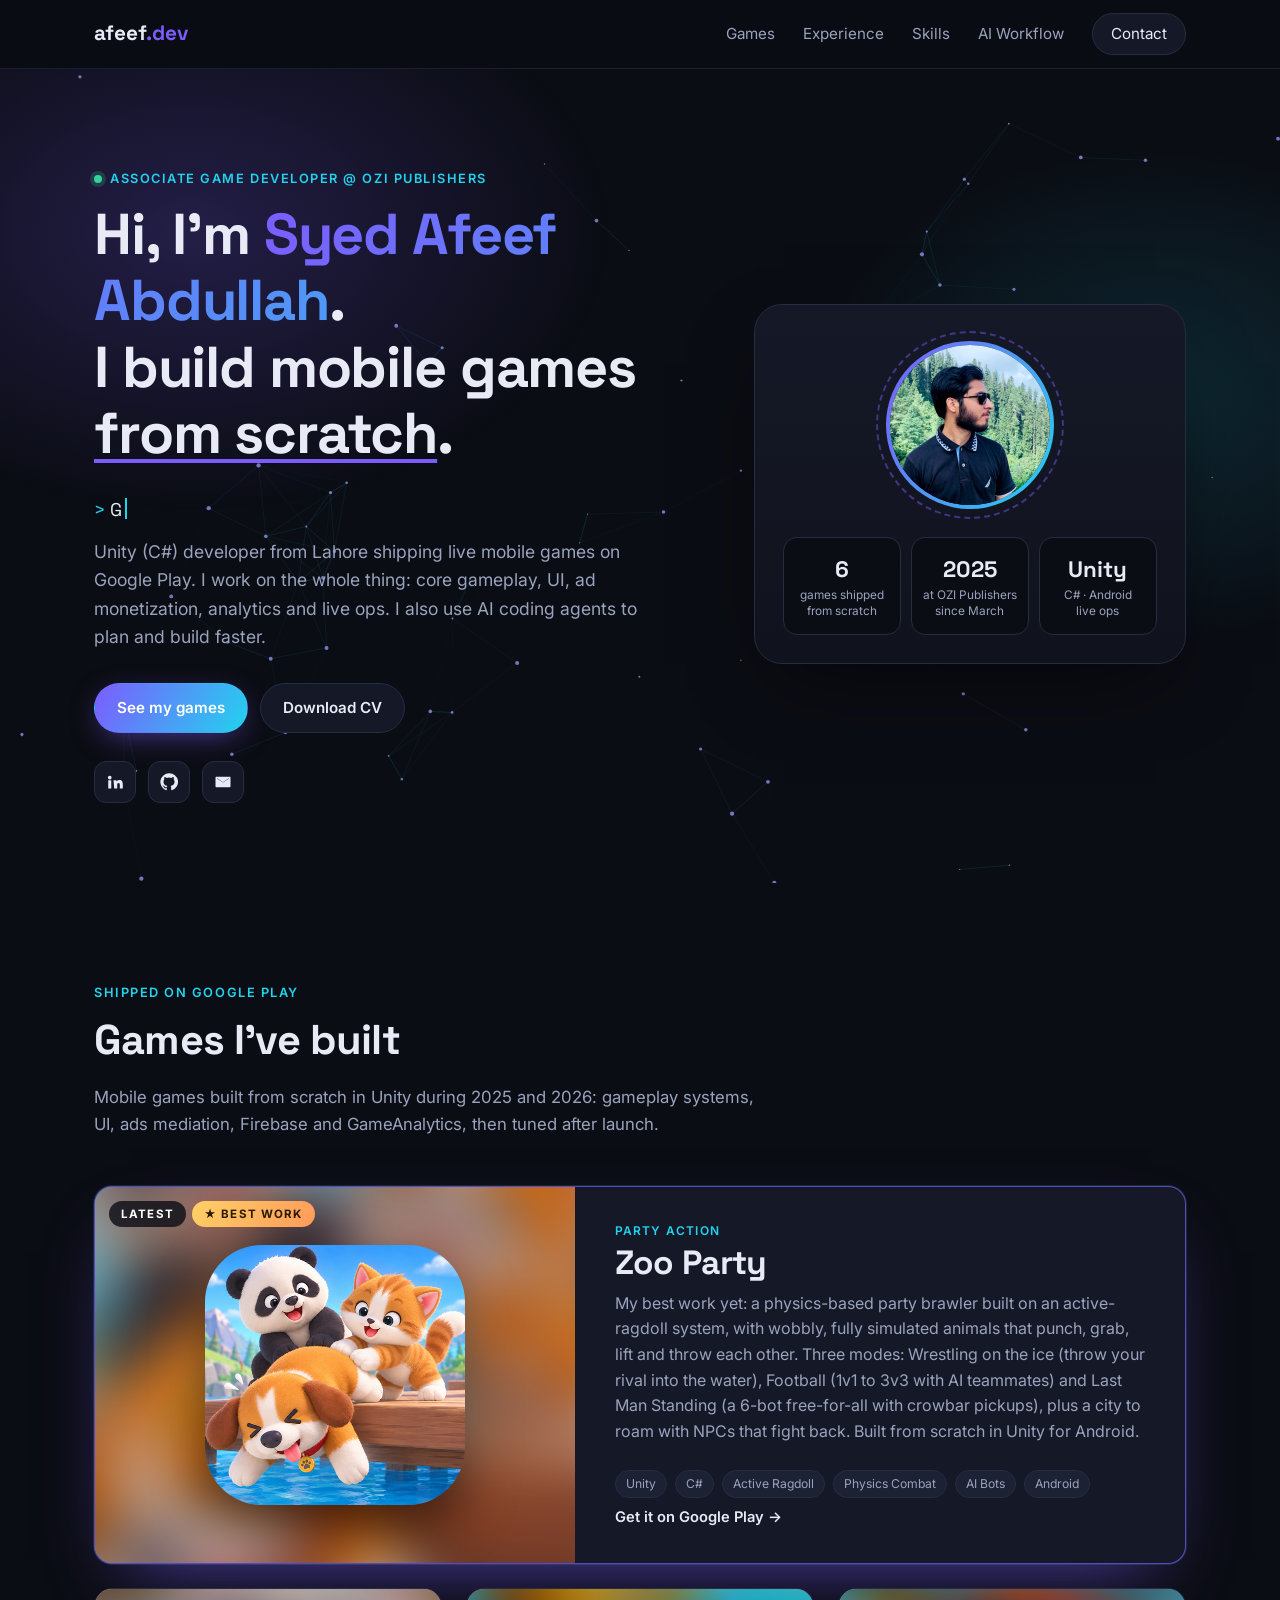
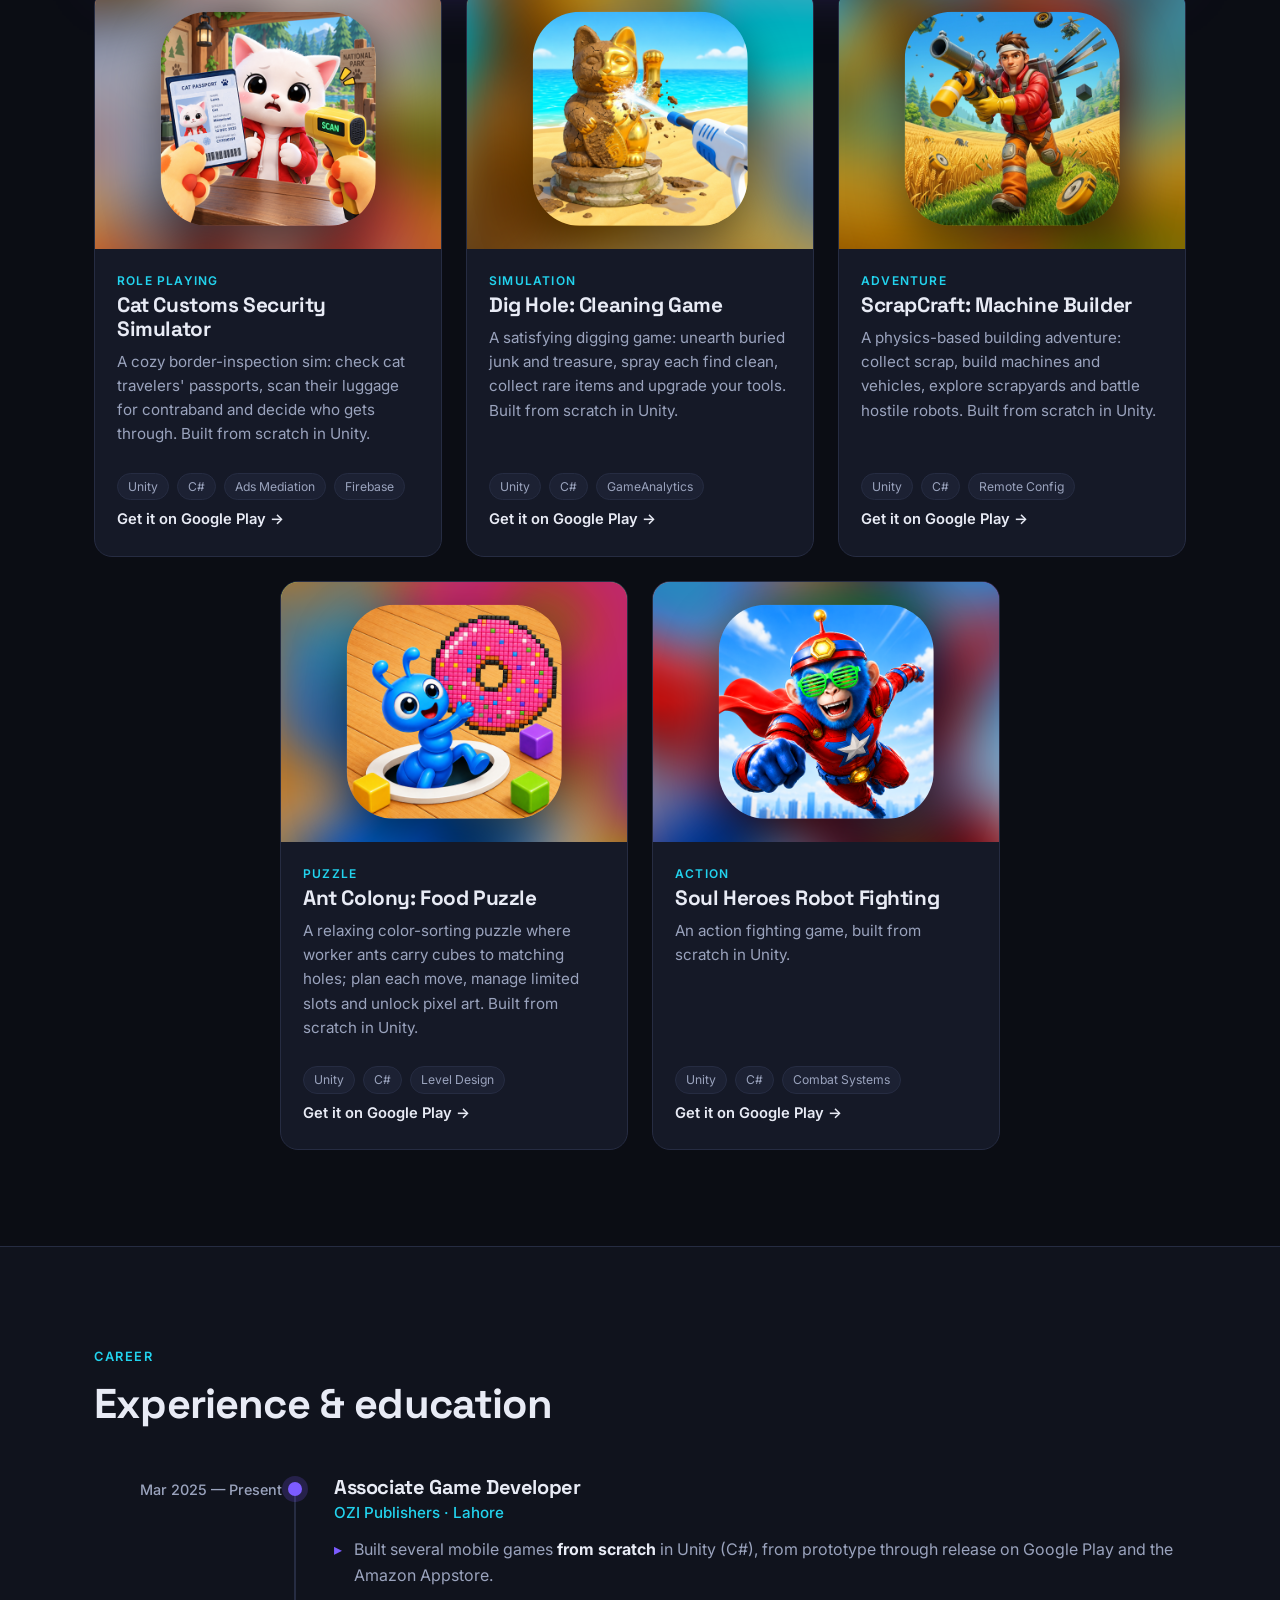
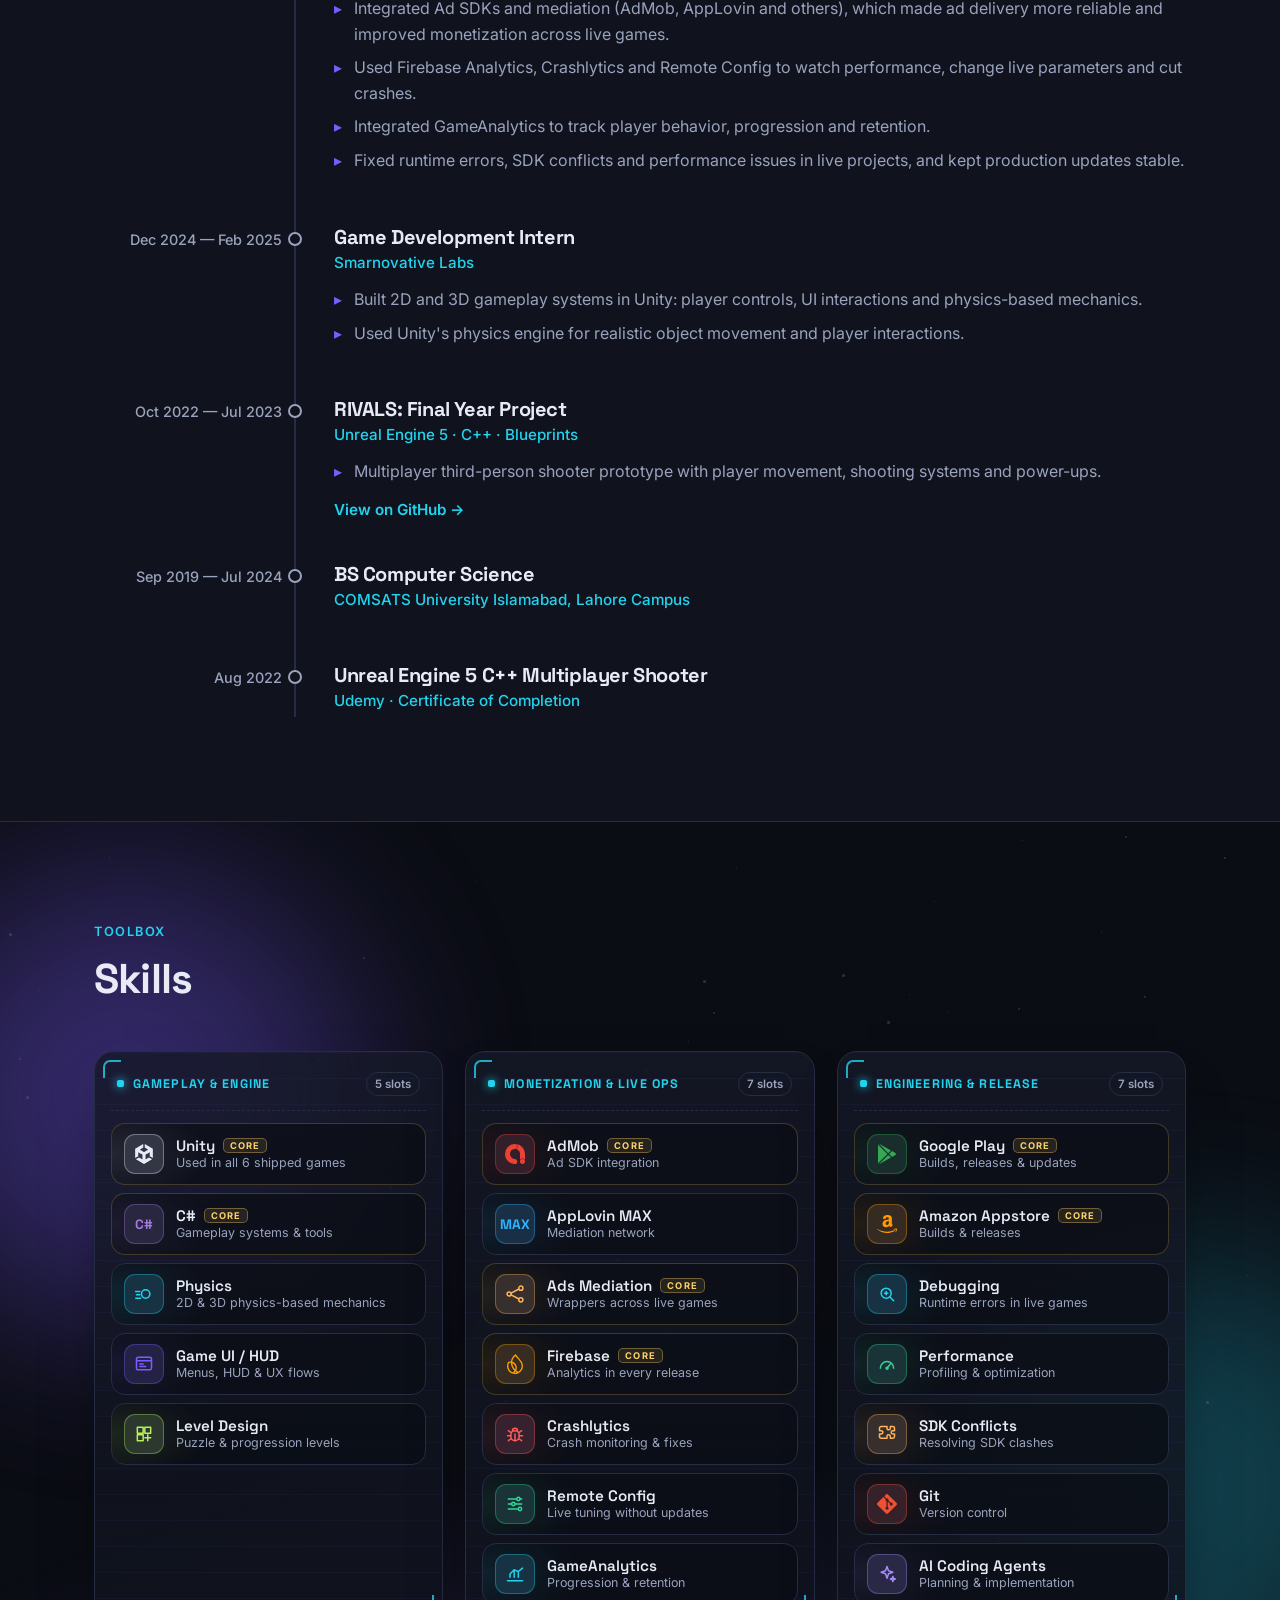
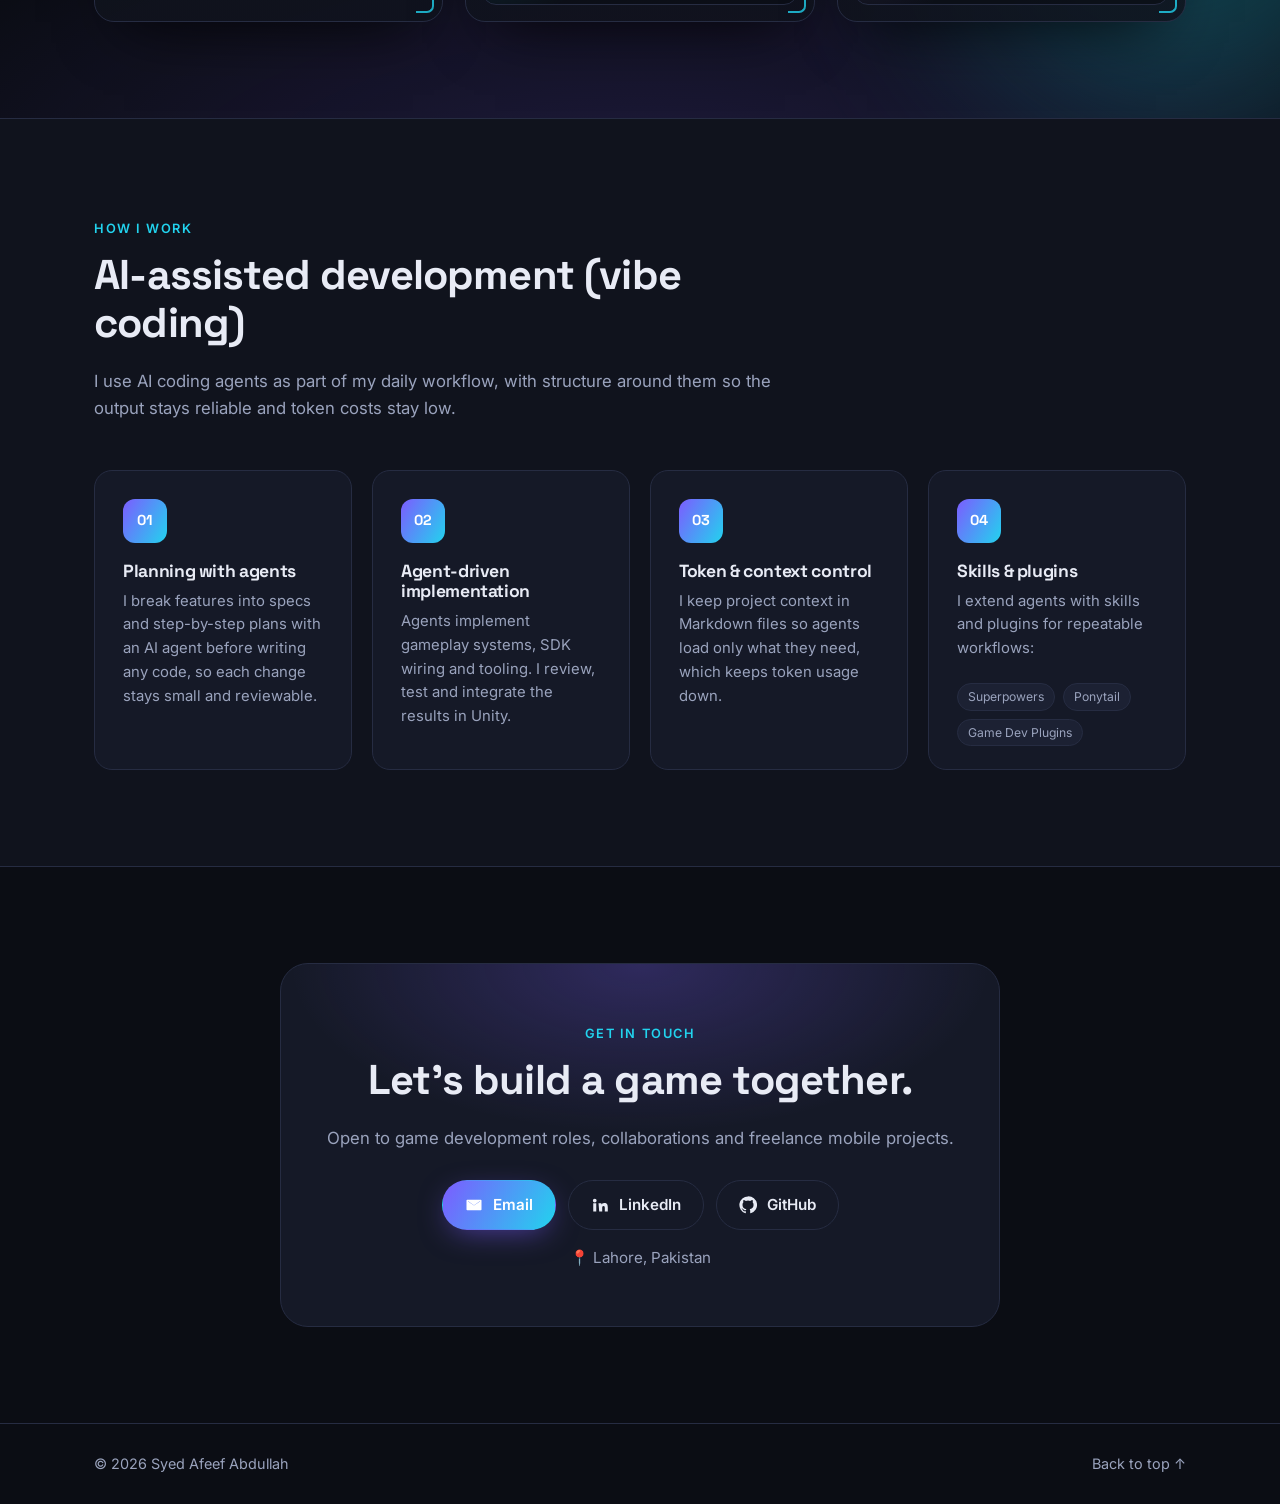
<file: index.html>
<!DOCTYPE html>
<html lang="en">
  <head>
    <meta charset="UTF-8" />
    <meta name="viewport" content="width=device-width, initial-scale=1.0" />
    <title>Syed Afeef Abdullah — Game Developer</title>
    <meta
      name="description"
      content="Syed Afeef Abdullah — Unity game developer from Lahore building mobile games from scratch, with ad monetization, live ops and AI-assisted development."
    />
    <meta property="og:title" content="Syed Afeef Abdullah — Game Developer" />
    <meta
      property="og:description"
      content="Unity (C#) mobile games built from scratch — gameplay, monetization, analytics and live ops."
    />
    <meta name="theme-color" content="#0b0d14" />
    <link rel="icon" href="assets/favicon.svg" type="image/svg+xml" />
    <link rel="preconnect" href="https://fonts.googleapis.com" />
    <link rel="preconnect" href="https://fonts.gstatic.com" crossorigin />
    <link
      href="https://fonts.googleapis.com/css2?family=Inter:wght@400;500;600&family=Space+Grotesk:wght@500;600;700&display=swap"
      rel="stylesheet"
    />
    <link rel="stylesheet" href="style.css?v=2.6" />
    <!-- Google Analytics 4 (city, device model, engagement) -->
    <script async src="https://www.googletagmanager.com/gtag/js?id=G-BFHJJLZPHJ"></script>
    <script>
      window.dataLayer = window.dataLayer || [];
      function gtag() { dataLayer.push(arguments); }
      // Exact visit time in Pakistan time (e.g. "2026-09-30 14:53:07"), shown as "Visit time" in GA4
      function visitTime() {
        try {
          return new Date().toLocaleString("sv-SE", { timeZone: "Asia/Karachi" });
        } catch (e) {
          return new Date().toISOString().replace("T", " ").slice(0, 19) + " UTC";
        }
      }
      gtag("js", new Date());
      gtag("config", "G-BFHJJLZPHJ", { visit_time: visitTime() });
    </script>
  </head>
  <body>
    <div class="progress" aria-hidden="true"></div>
    <div class="cursor-glow" aria-hidden="true"></div>
    <header class="nav" id="top">
      <div class="container nav__inner">
        <a href="#top" class="nav__logo">afeef<span>.dev</span></a>
        <button class="nav__toggle" aria-label="Open menu" aria-expanded="false" onclick="toggleMenu()">
          <span></span><span></span><span></span>
        </button>
        <nav class="nav__links" id="nav-links">
          <a href="#games" onclick="closeMenu()">Games</a>
          <a href="#experience" onclick="closeMenu()">Experience</a>
          <a href="#skills" onclick="closeMenu()">Skills</a>
          <a href="#ai" onclick="closeMenu()">AI Workflow</a>
          <a href="#contact" class="nav__cta" onclick="closeMenu()">Contact</a>
        </nav>
      </div>
    </header>

    <main>
      <!-- HERO -->
      <section class="hero">
        <canvas class="hero__canvas" id="hero-canvas" aria-hidden="true"></canvas>
        <div class="container hero__inner">
          <div class="hero__text">
            <p class="eyebrow"><span class="dot"></span> Associate Game Developer @ OZI Publishers</p>
            <h1>
              Hi, I'm <span class="grad">Syed Afeef Abdullah</span>.<br />
              I build mobile games <em>from scratch</em>.
            </h1>
            <p class="typer" aria-label="Unity game developer"><span class="typer__prompt">&gt;</span> <span id="typer">Unity Game Developer</span><span class="typer__caret"></span></p>
            <p class="hero__lead">
              Unity (C#) developer from Lahore shipping live mobile games on Google Play. I work on
              the whole thing: core gameplay, UI, ad monetization, analytics and live ops. I also use
              AI coding agents to plan and build faster.
            </p>
            <div class="hero__actions">
              <a href="#games" class="btn btn--primary">See my games</a>
              <a href="assets/Syed_Afeef_Abdullah_CV.pdf" class="btn btn--ghost" target="_blank" rel="noopener">Download CV</a>
            </div>
            <div class="socials">
              <a href="https://www.linkedin.com/in/syed-afeef-abdullah-29b423240" target="_blank" rel="noopener" aria-label="LinkedIn">
                <svg viewBox="0 0 24 24"><path d="M4.98 3.5a2.5 2.5 0 1 1 0 5 2.5 2.5 0 0 1 0-5zM3 9.75h4v11H3zm7 0h3.8v1.5h.05c.53-1 1.83-2.05 3.77-2.05 4.03 0 4.78 2.65 4.78 6.1v5.45h-4v-4.83c0-1.15-.02-2.63-1.6-2.63-1.6 0-1.85 1.25-1.85 2.55v4.91h-4z"/></svg>
              </a>
              <a href="https://github.com/AfeefAbdullah" target="_blank" rel="noopener" aria-label="GitHub">
                <svg viewBox="0 0 24 24"><path d="M12 .5a11.5 11.5 0 0 0-3.64 22.41c.58.1.79-.25.79-.56v-2c-3.2.7-3.88-1.37-3.88-1.37-.52-1.33-1.28-1.69-1.28-1.69-1.05-.72.08-.7.08-.7 1.16.08 1.77 1.19 1.77 1.19 1.03 1.77 2.7 1.26 3.36.96.1-.75.4-1.26.73-1.55-2.56-.29-5.25-1.28-5.25-5.69 0-1.26.45-2.29 1.19-3.1-.12-.29-.52-1.46.11-3.05 0 0 .97-.31 3.17 1.18a11 11 0 0 1 5.77 0c2.2-1.49 3.17-1.18 3.17-1.18.63 1.59.23 2.76.11 3.05.74.81 1.19 1.84 1.19 3.1 0 4.42-2.7 5.4-5.26 5.68.41.36.78 1.06.78 2.14v3.17c0 .31.21.67.8.56A11.5 11.5 0 0 0 12 .5z"/></svg>
              </a>
              <a href="mailto:afeef.abdullah17@gmail.com" aria-label="Email">
                <svg viewBox="0 0 24 24"><path d="M3 5h18a1 1 0 0 1 1 1v12a1 1 0 0 1-1 1H3a1 1 0 0 1-1-1V6a1 1 0 0 1 1-1zm9 7.2L4.4 7H4v.3l8 5.5 8-5.5V7h-.4z"/></svg>
              </a>
            </div>
          </div>

          <div class="hero__card tilt">
            <div class="avatar">
              <img src="assets/profile.jpg" alt="Syed Afeef Abdullah" onerror="this.remove()" />
              <span>SA</span>
            </div>
            <ul class="stats">
              <li><strong data-count="6">6</strong><span>games shipped<br />from scratch</span></li>
              <li><strong>2025</strong><span>at OZI Publishers<br />since March</span></li>
              <li><strong>Unity</strong><span>C# · Android<br />live ops</span></li>
            </ul>
          </div>
        </div>
      </section>

      <!-- GAMES -->
      <section id="games" class="section">
        <div class="container">
          <div class="section__head">
            <p class="eyebrow">Shipped on Google Play</p>
            <h2>Games I've built</h2>
            <p class="section__sub">
              Mobile games built from scratch in Unity during 2025 and 2026: gameplay systems, UI,
              ads mediation, Firebase and GameAnalytics, then tuned after launch.
            </p>
          </div>
          <div class="games" id="games-grid"><!-- rendered by script.js --></div>
        </div>
      </section>

      <!-- EXPERIENCE -->
      <section id="experience" class="section section--alt">
        <div class="container">
          <div class="section__head">
            <p class="eyebrow">Career</p>
            <h2>Experience &amp; education</h2>
          </div>

          <ol class="timeline">
            <li class="timeline__item timeline__item--current">
              <div class="timeline__meta">Mar 2025 — Present</div>
              <div class="timeline__body">
                <h3>Associate Game Developer</h3>
                <p class="timeline__org">OZI Publishers · Lahore</p>
                <ul>
                  <li>Built several mobile games <strong>from scratch</strong> in Unity (C#), from prototype through release on Google Play and the Amazon Appstore.</li>
                  <li>Integrated Ad SDKs and mediation (AdMob, AppLovin and others), which made ad delivery more reliable and improved monetization across live games.</li>
                  <li>Used Firebase Analytics, Crashlytics and Remote Config to watch performance, change live parameters and cut crashes.</li>
                  <li>Integrated GameAnalytics to track player behavior, progression and retention.</li>
                  <li>Fixed runtime errors, SDK conflicts and performance issues in live projects, and kept production updates stable.</li>
                </ul>
              </div>
            </li>
            <li class="timeline__item">
              <div class="timeline__meta">Dec 2024 — Feb 2025</div>
              <div class="timeline__body">
                <h3>Game Development Intern</h3>
                <p class="timeline__org">Smarnovative Labs</p>
                <ul>
                  <li>Built 2D and 3D gameplay systems in Unity: player controls, UI interactions and physics-based mechanics.</li>
                  <li>Used Unity's physics engine for realistic object movement and player interactions.</li>
                </ul>
              </div>
            </li>
            <li class="timeline__item">
              <div class="timeline__meta">Oct 2022 — Jul 2023</div>
              <div class="timeline__body">
                <h3>RIVALS: Final Year Project</h3>
                <p class="timeline__org">Unreal Engine 5 · C++ · Blueprints</p>
                <ul>
                  <li>Multiplayer third-person shooter prototype with player movement, shooting systems and power-ups.</li>
                </ul>
                <a class="link" href="https://github.com/AfeefAbdullah/Projects/tree/main/Rivals" target="_blank" rel="noopener">View on GitHub →</a>
              </div>
            </li>
            <li class="timeline__item">
              <div class="timeline__meta">Sep 2019 — Jul 2024</div>
              <div class="timeline__body">
                <h3>BS Computer Science</h3>
                <p class="timeline__org">COMSATS University Islamabad, Lahore Campus</p>
              </div>
            </li>
            <li class="timeline__item">
              <div class="timeline__meta">Aug 2022</div>
              <div class="timeline__body">
                <h3>Unreal Engine 5 C++ Multiplayer Shooter</h3>
                <p class="timeline__org">Udemy · Certificate of Completion</p>
              </div>
            </li>
          </ol>
        </div>
      </section>

      <!-- SKILLS -->
      <section id="skills" class="section section--fx">
        <div class="skills-bg" aria-hidden="true">
          <div class="skills-bg__stars" id="skills-stars"></div>
          <span class="skills-bg__orb skills-bg__orb--1"></span>
          <span class="skills-bg__orb skills-bg__orb--2"></span>
          <div class="skills-bg__float" id="skills-float"></div>
        </div>
        <div class="container">
          <div class="section__head">
            <p class="eyebrow">Toolbox</p>
            <h2>Skills</h2>
          </div>
          <div class="loadouts" id="loadouts"><!-- rendered by script.js --></div>
        </div>
      </section>

      <!-- AI WORKFLOW -->
      <section id="ai" class="section section--alt">
        <div class="container">
          <div class="section__head">
            <p class="eyebrow">How I work</p>
            <h2>AI-assisted development (vibe coding)</h2>
            <p class="section__sub">
              I use AI coding agents as part of my daily workflow, with structure around them so the
              output stays reliable and token costs stay low.
            </p>
          </div>
          <div class="ai-grid">
            <article class="ai-card">
              <div class="ai-card__icon">01</div>
              <h3>Planning with agents</h3>
              <p>I break features into specs and step-by-step plans with an AI agent before writing any code, so each change stays small and reviewable.</p>
            </article>
            <article class="ai-card">
              <div class="ai-card__icon">02</div>
              <h3>Agent-driven implementation</h3>
              <p>Agents implement gameplay systems, SDK wiring and tooling. I review, test and integrate the results in Unity.</p>
            </article>
            <article class="ai-card">
              <div class="ai-card__icon">03</div>
              <h3>Token &amp; context control</h3>
              <p>I keep project context in Markdown files so agents load only what they need, which keeps token usage down.</p>
            </article>
            <article class="ai-card">
              <div class="ai-card__icon">04</div>
              <h3>Skills &amp; plugins</h3>
              <p>I extend agents with skills and plugins for repeatable workflows:</p>
              <ul class="chips chips--sm">
                <li>Superpowers</li><li>Ponytail</li><li>Game Dev Plugins</li>
              </ul>
            </article>
          </div>
        </div>
      </section>

      <!-- CONTACT -->
      <section id="contact" class="section">
        <div class="container">
          <div class="contact">
            <p class="eyebrow">Get in touch</p>
            <h2>Let's build a game together.</h2>
            <p class="section__sub">Open to game development roles, collaborations and freelance mobile projects.</p>
            <div class="contact__links">
              <a class="btn btn--primary" href="mailto:afeef.abdullah17@gmail.com" title="afeef.abdullah17@gmail.com"><svg viewBox="0 0 24 24" aria-hidden="true"><path d="M3 5h18a1 1 0 0 1 1 1v12a1 1 0 0 1-1 1H3a1 1 0 0 1-1-1V6a1 1 0 0 1 1-1zm9 7.2L4.4 7H4v.3l8 5.5 8-5.5V7h-.4z"/></svg>Email</a>
              <a class="btn btn--ghost" href="https://www.linkedin.com/in/syed-afeef-abdullah-29b423240" target="_blank" rel="noopener"><svg viewBox="0 0 24 24" aria-hidden="true"><path d="M4.98 3.5a2.5 2.5 0 1 1 0 5 2.5 2.5 0 0 1 0-5zM3 9.75h4v11H3zm7 0h3.8v1.5h.05c.53-1 1.83-2.05 3.77-2.05 4.03 0 4.78 2.65 4.78 6.1v5.45h-4v-4.83c0-1.15-.02-2.63-1.6-2.63-1.6 0-1.85 1.25-1.85 2.55v4.91h-4z"/></svg>LinkedIn</a>
              <a class="btn btn--ghost" href="https://github.com/AfeefAbdullah" target="_blank" rel="noopener"><svg viewBox="0 0 24 24" aria-hidden="true"><path d="M12 .5a11.5 11.5 0 0 0-3.64 22.41c.58.1.79-.25.79-.56v-2c-3.2.7-3.88-1.37-3.88-1.37-.52-1.33-1.28-1.69-1.28-1.69-1.05-.72.08-.7.08-.7 1.16.08 1.77 1.19 1.77 1.19 1.03 1.77 2.7 1.26 3.36.96.1-.75.4-1.26.73-1.55-2.56-.29-5.25-1.28-5.25-5.69 0-1.26.45-2.29 1.19-3.1-.12-.29-.52-1.46.11-3.05 0 0 .97-.31 3.17 1.18a11 11 0 0 1 5.77 0c2.2-1.49 3.17-1.18 3.17-1.18.63 1.59.23 2.76.11 3.05.74.81 1.19 1.84 1.19 3.1 0 4.42-2.7 5.4-5.26 5.68.41.36.78 1.06.78 2.14v3.17c0 .31.21.67.8.56A11.5 11.5 0 0 0 12 .5z"/></svg>GitHub</a>
            </div>
            <p class="contact__loc">📍 Lahore, Pakistan</p>
          </div>
        </div>
      </section>
    </main>

    <footer class="footer">
      <div class="container footer__inner">
        <p>© <span id="year"></span> Syed Afeef Abdullah</p>
        <a href="#top">Back to top ↑</a>
      </div>
    </footer>

    <a href="#top" class="to-top" aria-label="Back to top">↑</a>
    <div class="toast" id="toast" role="status"></div>

    <script src="script.js?v=2.6"></script>
  </body>
</html>
</file>
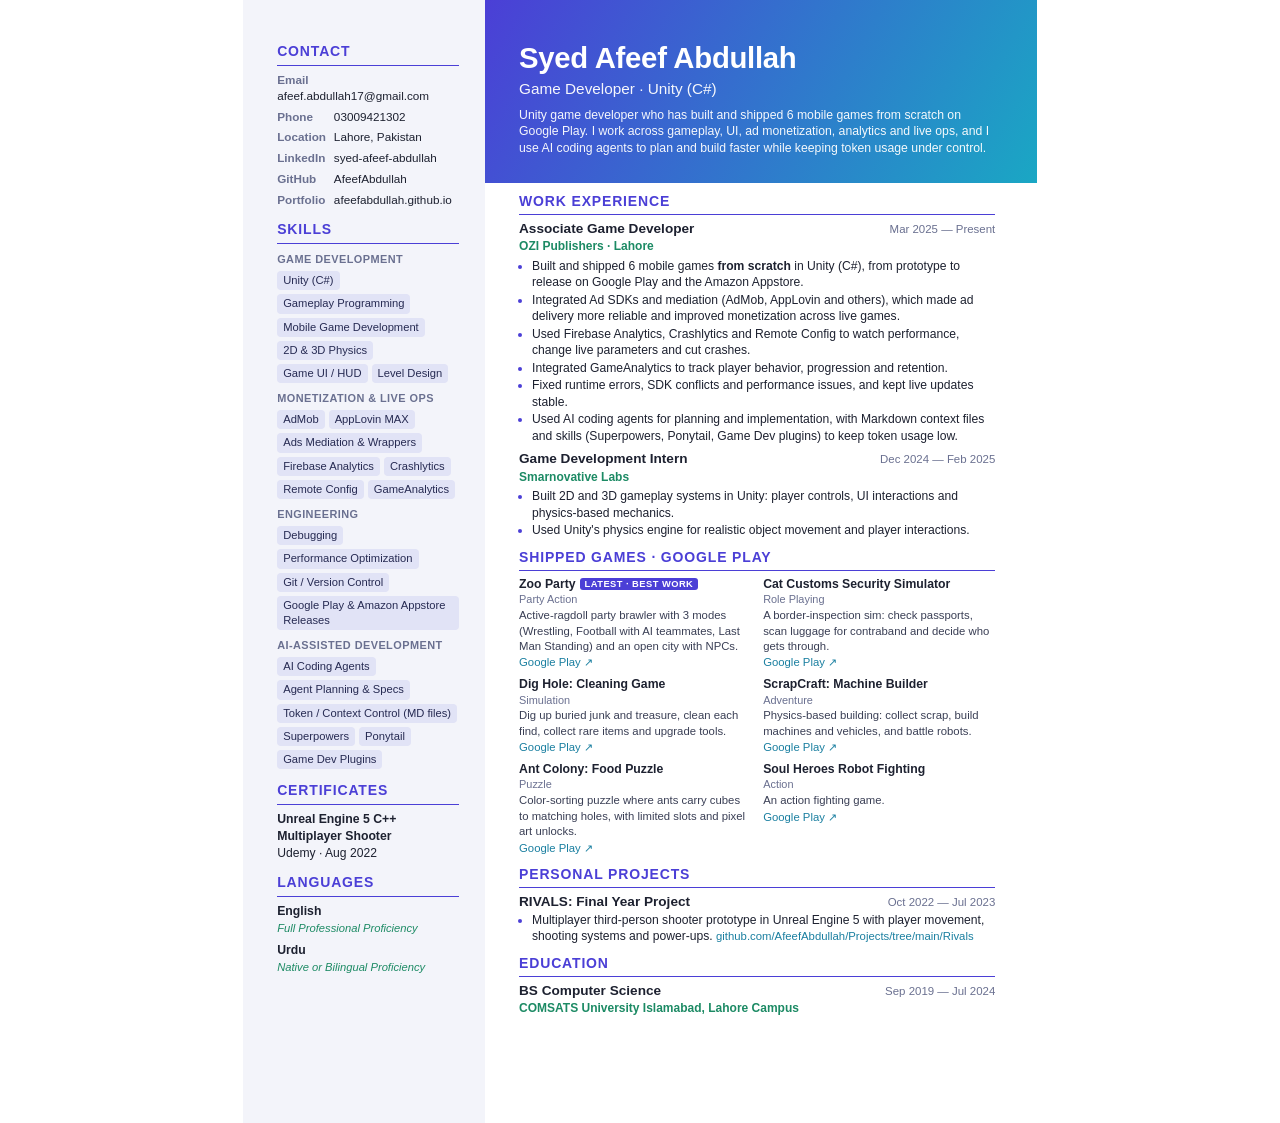
<file: cv/cv.html>
<!DOCTYPE html>
<html lang="en">
  <head>
    <meta charset="UTF-8" />
    <meta name="viewport" content="width=device-width, initial-scale=1.0" />
    <title>Syed Afeef Abdullah — CV</title>
    <!--
      Source for assets/Syed_Afeef_Abdullah_CV.pdf.
      Edit this file, then re-export it to PDF (A4, "Background graphics" on)
      from Chrome's Print dialog, or ask Claude to regenerate it.
    -->
    <style>
      @page { size: A4; margin: 0; }
      * { box-sizing: border-box; }
      html, body { margin: 0; }
      body {
        font-family: "Inter", "Liberation Sans", Arial, Helvetica, sans-serif;
        color: #1d2130;
        font-size: 9.1pt;
        line-height: 1.36;
        background: #fff;
        -webkit-print-color-adjust: exact;
        print-color-adjust: exact;
      }
      .page { width: 210mm; height: 297mm; overflow: hidden; margin: 0 auto; display: grid; grid-template-columns: 64mm 1fr; }
      a { color: inherit; text-decoration: none; }

      /* Sidebar */
      .side { background: #f3f4fa; padding: 11mm 7mm 8mm 9mm; }
      .side h2 { font-size: 10.5pt; color: #4b3fd6; letter-spacing: .06em; text-transform: uppercase; margin: 0 0 6px; padding-bottom: 4px; border-bottom: 1.5px solid #4b3fd6; }
      .side section { margin-bottom: 12px; }
      .contact p { margin: 0 0 5px; font-size: 8.8pt; word-break: break-word; }
      .contact b { display: inline-block; width: 15mm; color: #6a7090; font-weight: 600; }
      .chips { display: flex; flex-wrap: wrap; gap: 4px; }
      .chips span { background: #e1e3f6; color: #262a52; border-radius: 4px; padding: 2px 6px; font-size: 8.4pt; }
      .sub { font-size: 8.2pt; color: #6a7090; font-weight: 600; margin: 8px 0 4px; text-transform: uppercase; letter-spacing: .04em; }
      .side .item { margin-bottom: 6px; }
      .side .item strong { display: block; font-size: 9.2pt; }
      .side .item em { color: #1c8a64; font-size: 8.4pt; }

      /* Main */
      .main { padding: 0 11mm 10mm 9mm; }
      header { background: linear-gradient(120deg, #4b3fd6, #1aa7c4); color: #fff; margin: 0 -11mm 8px -9mm; padding: 10mm 11mm 7mm 9mm; }
      header h1 { margin: 0; font-size: 22pt; letter-spacing: -.01em; }
      header .role { font-size: 11.5pt; margin: 1px 0 7px; opacity: .95; }
      header p { margin: 0; font-size: 9.2pt; opacity: .95; }
      .main h2 { font-size: 10.5pt; color: #4b3fd6; letter-spacing: .06em; text-transform: uppercase; margin: 9px 0 5px; padding-bottom: 3px; border-bottom: 1.5px solid #4b3fd6; }
      .job { margin-bottom: 6px; }
      .job-head { display: flex; justify-content: space-between; align-items: baseline; gap: 8px; }
      .job-head strong { font-size: 10.2pt; }
      .job-head span { color: #6a7090; font-size: 8.6pt; white-space: nowrap; }
      .org { color: #1c8a64; font-weight: 600; font-size: 9pt; margin: 0 0 3px; }
      ul { margin: 0; padding-left: 13px; }
      li { margin-bottom: 1px; }
      li::marker { color: #4b3fd6; }
      .games { display: grid; grid-template-columns: 1fr 1fr; gap: 5px 12px; }
      .game strong { font-size: 9.2pt; }
      .game .g { color: #6a7090; font-size: 8.2pt; }
      .game p { margin: 1px 0 0; font-size: 8.5pt; color: #3a3f55; }
      .link { color: #1a7fa0; font-size: 8.5pt; }
      .latest { background: #4b3fd6; color: #fff; font-size: 7pt; padding: 1px 5px; border-radius: 3px; margin-left: 4px; vertical-align: 1px; font-weight: 700; letter-spacing: .05em; }
    </style>
  </head>
  <body>
    <div class="page">
      <aside class="side">
        <section class="contact">
          <h2>Contact</h2>
          <p><b>Email</b><a href="mailto:afeef.abdullah17@gmail.com">afeef.abdullah17@gmail.com</a></p>
          <p><b>Phone</b>03009421302</p>
          <p><b>Location</b>Lahore, Pakistan</p>
          <p><b>LinkedIn</b><a href="https://www.linkedin.com/in/syed-afeef-abdullah-29b423240">syed-afeef-abdullah</a></p>
          <p><b>GitHub</b><a href="https://github.com/AfeefAbdullah">AfeefAbdullah</a></p>
          <p><b>Portfolio</b><a href="https://afeefabdullah.github.io">afeefabdullah.github.io</a></p>
        </section>

        <section>
          <h2>Skills</h2>
          <p class="sub">Game development</p>
          <div class="chips">
            <span>Unity (C#)</span><span>Gameplay Programming</span><span>Mobile Game Development</span>
            <span>2D &amp; 3D Physics</span><span>Game UI / HUD</span><span>Level Design</span>
          </div>
          <p class="sub">Monetization &amp; live ops</p>
          <div class="chips">
            <span>AdMob</span><span>AppLovin MAX</span><span>Ads Mediation &amp; Wrappers</span>
            <span>Firebase Analytics</span><span>Crashlytics</span><span>Remote Config</span><span>GameAnalytics</span>
          </div>
          <p class="sub">Engineering</p>
          <div class="chips">
            <span>Debugging</span><span>Performance Optimization</span><span>Git / Version Control</span><span>Google Play &amp; Amazon Appstore Releases</span>
          </div>
          <p class="sub">AI-assisted development</p>
          <div class="chips">
            <span>AI Coding Agents</span><span>Agent Planning &amp; Specs</span><span>Token / Context Control (MD files)</span>
            <span>Superpowers</span><span>Ponytail</span><span>Game Dev Plugins</span>
          </div>
        </section>

        <section>
          <h2>Certificates</h2>
          <div class="item">
            <strong>Unreal Engine 5 C++ Multiplayer Shooter</strong>
            Udemy · Aug 2022
          </div>
        </section>

        <section>
          <h2>Languages</h2>
          <div class="item"><strong>English</strong><em>Full Professional Proficiency</em></div>
          <div class="item"><strong>Urdu</strong><em>Native or Bilingual Proficiency</em></div>
        </section>
      </aside>

      <main class="main">
        <header>
          <h1>Syed Afeef Abdullah</h1>
          <div class="role">Game Developer · Unity (C#)</div>
          <p>
            Unity game developer who has built and shipped 6 mobile games from scratch on Google Play.
            I work across gameplay, UI, ad monetization, analytics and live ops, and I use AI coding
            agents to plan and build faster while keeping token usage under control.
          </p>
        </header>

        <h2>Work Experience</h2>
        <div class="job">
          <div class="job-head"><strong>Associate Game Developer</strong><span>Mar 2025 — Present</span></div>
          <p class="org">OZI Publishers · Lahore</p>
          <ul>
            <li>Built and shipped 6 mobile games <b>from scratch</b> in Unity (C#), from prototype to release on Google Play and the Amazon Appstore.</li>
            <li>Integrated Ad SDKs and mediation (AdMob, AppLovin and others), which made ad delivery more reliable and improved monetization across live games.</li>
            <li>Used Firebase Analytics, Crashlytics and Remote Config to watch performance, change live parameters and cut crashes.</li>
            <li>Integrated GameAnalytics to track player behavior, progression and retention.</li>
            <li>Fixed runtime errors, SDK conflicts and performance issues, and kept live updates stable.</li>
            <li>Used AI coding agents for planning and implementation, with Markdown context files and skills (Superpowers, Ponytail, Game Dev plugins) to keep token usage low.</li>
          </ul>
        </div>
        <div class="job">
          <div class="job-head"><strong>Game Development Intern</strong><span>Dec 2024 — Feb 2025</span></div>
          <p class="org">Smarnovative Labs</p>
          <ul>
            <li>Built 2D and 3D gameplay systems in Unity: player controls, UI interactions and physics-based mechanics.</li>
            <li>Used Unity's physics engine for realistic object movement and player interactions.</li>
          </ul>
        </div>

        <h2>Shipped Games · Google Play</h2>
        <div class="games">
          <div class="game">
            <strong>Zoo Party</strong><span class="latest">LATEST · BEST WORK</span>
            <div class="g">Party Action</div>
            <p>Active-ragdoll party brawler with 3 modes (Wrestling, Football with AI teammates, Last Man Standing) and an open city with NPCs.</p>
            <a class="link" href="https://play.google.com/store/apps/details?id=com.acex.party.animals">Google Play ↗</a>
          </div>
          <div class="game">
            <strong>Cat Customs Security Simulator</strong>
            <div class="g">Role Playing</div>
            <p>A border-inspection sim: check passports, scan luggage for contraband and decide who gets through.</p>
            <a class="link" href="https://play.google.com/store/apps/details?id=com.gss.cat.custom.simulator">Google Play ↗</a>
          </div>
          <div class="game">
            <strong>Dig Hole: Cleaning Game</strong>
            <div class="g">Simulation</div>
            <p>Dig up buried junk and treasure, clean each find, collect rare items and upgrade tools.</p>
            <a class="link" href="https://play.google.com/store/apps/details?id=com.legion.dig.hole.cleaning.game">Google Play ↗</a>
          </div>
          <div class="game">
            <strong>ScrapCraft: Machine Builder</strong>
            <div class="g">Adventure</div>
            <p>Physics-based building: collect scrap, build machines and vehicles, and battle robots.</p>
            <a class="link" href="https://play.google.com/store/apps/details?id=com.giochi.scrap.mechanic">Google Play ↗</a>
          </div>
          <div class="game">
            <strong>Ant Colony: Food Puzzle</strong>
            <div class="g">Puzzle</div>
            <p>Color-sorting puzzle where ants carry cubes to matching holes, with limited slots and pixel art unlocks.</p>
            <a class="link" href="https://play.google.com/store/apps/details?id=com.dss.ant.colony.puzzle">Google Play ↗</a>
          </div>
          <div class="game">
            <strong>Soul Heroes Robot Fighting</strong>
            <div class="g">Action</div>
            <p>An action fighting game.</p>
            <a class="link" href="https://play.google.com/store/apps/details?id=com.yfp.hero.fighting.demons.game">Google Play ↗</a>
          </div>
        </div>

        <h2>Personal Projects</h2>
        <div class="job">
          <div class="job-head"><strong>RIVALS: Final Year Project</strong><span>Oct 2022 — Jul 2023</span></div>
          <ul>
            <li>Multiplayer third-person shooter prototype in Unreal Engine 5 with player movement, shooting systems and power-ups.
              <a class="link" href="https://github.com/AfeefAbdullah/Projects/tree/main/Rivals">github.com/AfeefAbdullah/Projects/tree/main/Rivals</a></li>
          </ul>
        </div>

        <h2>Education</h2>
        <div class="job">
          <div class="job-head"><strong>BS Computer Science</strong><span>Sep 2019 — Jul 2024</span></div>
          <p class="org">COMSATS University Islamabad, Lahore Campus</p>
        </div>
      </main>
    </div>
  </body>
</html>
</file>
<file: style.css>
:root {
  --bg: #0b0d14;
  --bg-alt: #10131d;
  --surface: #151927;
  --surface-2: #1c2133;
  --border: #262c42;
  --text: #e8ebf5;
  --muted: #9aa3bd;
  --accent: #7c5cff;
  --accent-2: #22d3ee;
  --grad: linear-gradient(120deg, #7c5cff 0%, #22d3ee 100%);
  --radius: 18px;
  --maxw: 1140px;
}

*,
*::before,
*::after {
  box-sizing: border-box;
}

html {
  scroll-behavior: smooth;
  scroll-padding-top: 80px;
}

body {
  margin: 0;
  background: var(--bg);
  color: var(--text);
  font-family: "Inter", system-ui, -apple-system, Segoe UI, Roboto, sans-serif;
  line-height: 1.6;
  -webkit-font-smoothing: antialiased;
  overflow-x: hidden;
}

h1,
h2,
h3 {
  font-family: "Space Grotesk", "Inter", sans-serif;
  line-height: 1.15;
  margin: 0 0 0.5em;
  letter-spacing: -0.02em;
}

a {
  color: inherit;
  text-decoration: none;
}

ul {
  margin: 0;
  padding: 0;
}

.container {
  width: 100%;
  max-width: var(--maxw);
  margin: 0 auto;
  padding: 0 24px;
}

.grad {
  background: var(--grad);
  -webkit-background-clip: text;
  background-clip: text;
  color: transparent;
}

.eyebrow {
  display: inline-flex;
  align-items: center;
  gap: 8px;
  font-size: 0.8rem;
  font-weight: 600;
  letter-spacing: 0.12em;
  text-transform: uppercase;
  color: var(--accent-2);
  margin: 0 0 12px;
}

.dot {
  width: 8px;
  height: 8px;
  border-radius: 50%;
  background: #34d399;
  box-shadow: 0 0 0 4px rgba(52, 211, 153, 0.2);
  animation: pulse 2s infinite;
}

@keyframes pulse {
  50% {
    box-shadow: 0 0 0 8px rgba(52, 211, 153, 0);
  }
}

/* Buttons */
.btn {
  display: inline-flex;
  align-items: center;
  justify-content: center;
  padding: 12px 22px;
  border-radius: 999px;
  font-weight: 600;
  font-size: 0.95rem;
  transition: transform 0.2s, box-shadow 0.2s, background 0.2s, border-color 0.2s;
  border: 1px solid transparent;
  max-width: 100%;
  overflow-wrap: anywhere;
}

.btn--primary {
  background: var(--grad);
  color: #fff;
  box-shadow: 0 8px 30px -8px rgba(124, 92, 255, 0.6);
}

.btn--primary:hover {
  transform: translateY(-2px);
  box-shadow: 0 12px 36px -8px rgba(124, 92, 255, 0.8);
}

.btn--ghost {
  border-color: var(--border);
  background: var(--surface);
}

.btn--ghost:hover {
  border-color: var(--accent);
  transform: translateY(-2px);
}

.link {
  color: var(--accent-2);
  font-weight: 600;
  font-size: 0.95rem;
}

.link:hover {
  text-decoration: underline;
}

/* Chips */
.chips {
  list-style: none;
  display: flex;
  flex-wrap: wrap;
  gap: 8px;
}

.chips li {
  padding: 6px 12px;
  border-radius: 999px;
  background: var(--surface-2);
  border: 1px solid var(--border);
  font-size: 0.88rem;
  color: var(--text);
}

.chips--sm li {
  padding: 3px 10px;
  font-size: 0.76rem;
  color: var(--muted);
}

/* Nav */
.nav {
  position: sticky;
  top: 0;
  z-index: 50;
  background: rgba(11, 13, 20, 0.75);
  backdrop-filter: blur(14px);
  -webkit-backdrop-filter: blur(14px);
  border-bottom: 1px solid rgba(38, 44, 66, 0.6);
}

.nav__inner {
  display: flex;
  align-items: center;
  justify-content: space-between;
  height: 68px;
}

.nav__logo {
  font-family: "Space Grotesk", sans-serif;
  font-weight: 700;
  font-size: 1.3rem;
}

.nav__logo span {
  color: var(--accent);
}

.nav__links {
  display: flex;
  align-items: center;
  gap: 28px;
  font-size: 0.95rem;
  color: var(--muted);
}

.nav__links a:hover {
  color: var(--text);
}

.nav__links .nav__cta {
  color: var(--text);
  padding: 8px 18px;
  border-radius: 999px;
  border: 1px solid var(--border);
  background: var(--surface);
}

.nav__links .nav__cta:hover {
  border-color: var(--accent);
}

.nav__toggle {
  display: none;
  flex-direction: column;
  gap: 5px;
  background: none;
  border: 0;
  padding: 8px;
  cursor: pointer;
}

.nav__toggle span {
  width: 24px;
  height: 2px;
  background: var(--text);
  border-radius: 2px;
  transition: transform 0.25s, opacity 0.25s;
}

.nav__toggle.open span:nth-child(1) {
  transform: translateY(7px) rotate(45deg);
}
.nav__toggle.open span:nth-child(2) {
  opacity: 0;
}
.nav__toggle.open span:nth-child(3) {
  transform: translateY(-7px) rotate(-45deg);
}

/* Hero */
.hero {
  position: relative;
  padding: 96px 0 80px;
}

.hero::before {
  content: "";
  position: absolute;
  inset: 0;
  background: radial-gradient(600px 400px at 15% 20%, rgba(124, 92, 255, 0.22), transparent 70%),
    radial-gradient(500px 360px at 90% 40%, rgba(34, 211, 238, 0.14), transparent 70%);
  pointer-events: none;
}

.hero__inner {
  position: relative;
  display: grid;
  grid-template-columns: 1.4fr 1fr;
  gap: 56px;
  align-items: center;
}

.hero h1 {
  font-size: clamp(2.2rem, 5vw, 3.6rem);
}

.hero h1 em {
  font-style: normal;
  text-decoration: underline;
  text-decoration-color: var(--accent);
  text-decoration-thickness: 4px;
  text-underline-offset: 6px;
}

.hero__lead {
  color: var(--muted);
  font-size: 1.1rem;
  max-width: 580px;
  margin: 0 0 32px;
}

.hero__actions {
  display: flex;
  flex-wrap: wrap;
  gap: 12px;
  margin-bottom: 28px;
}

.socials {
  display: flex;
  gap: 12px;
}

.socials a {
  width: 42px;
  height: 42px;
  display: grid;
  place-items: center;
  border-radius: 12px;
  background: var(--surface);
  border: 1px solid var(--border);
  transition: border-color 0.2s, transform 0.2s;
}

.socials a:hover {
  border-color: var(--accent);
  transform: translateY(-2px);
}

.socials svg {
  width: 18px;
  height: 18px;
  fill: var(--text);
}

.hero__card {
  background: linear-gradient(180deg, var(--surface), var(--bg-alt));
  border: 1px solid var(--border);
  border-radius: 28px;
  padding: 36px 28px 28px;
  text-align: center;
  box-shadow: 0 30px 80px -30px rgba(0, 0, 0, 0.7);
}

.avatar {
  position: relative;
  width: 168px;
  height: 168px;
  margin: 0 auto 28px;
  border-radius: 50%;
  padding: 4px;
  background: var(--grad);
}

.avatar span {
  width: 100%;
  height: 100%;
  display: grid;
  place-items: center;
  border-radius: 50%;
  background: var(--bg);
  font-family: "Space Grotesk", sans-serif;
  font-size: 3.4rem;
  font-weight: 700;
}

.avatar img {
  position: absolute;
  inset: 4px;
  width: calc(100% - 8px);
  height: calc(100% - 8px);
  border-radius: 50%;
  object-fit: cover;
  z-index: 1;
}

.stats {
  list-style: none;
  display: grid;
  grid-template-columns: repeat(3, 1fr);
  gap: 10px;
}

.stats li {
  background: var(--bg);
  border: 1px solid var(--border);
  border-radius: 14px;
  padding: 14px 6px;
}

.stats strong {
  display: block;
  font-family: "Space Grotesk", sans-serif;
  font-size: 1.4rem;
}

.stats span {
  font-size: 0.74rem;
  color: var(--muted);
  line-height: 1.35;
  display: block;
}

/* Sections */
.section {
  padding: 96px 0;
}

.section--alt {
  background: var(--bg-alt);
  border-top: 1px solid var(--border);
  border-bottom: 1px solid var(--border);
}

.section__head {
  max-width: 680px;
  margin-bottom: 48px;
}

.section__head h2,
.contact h2 {
  font-size: clamp(1.8rem, 3.6vw, 2.6rem);
}

.section__sub {
  color: var(--muted);
  font-size: 1.05rem;
  margin: 0;
}

/* Games */
.games {
  display: grid;
  grid-template-columns: repeat(auto-fill, minmax(300px, 1fr));
  gap: 24px;
}

.game {
  display: flex;
  flex-direction: column;
  background: var(--surface);
  border: 1px solid var(--border);
  border-radius: var(--radius);
  overflow: hidden;
  transition: transform 0.25s, border-color 0.25s, box-shadow 0.25s;
}

.game:hover {
  border-color: var(--accent);
  box-shadow: 0 24px 50px -24px rgba(124, 92, 255, 0.55);
}

.game--featured {
  border-color: rgba(124, 92, 255, 0.7);
  box-shadow: 0 0 0 1px rgba(34, 211, 238, 0.15), 0 30px 70px -35px rgba(124, 92, 255, 0.7);
}
.badges {
  position: absolute;
  top: 14px;
  left: 14px;
  z-index: 2;
  display: flex;
  flex-wrap: wrap;
  gap: 6px;
}
.badges .badge {
  position: static;
}
.badges .badge--best {
  background: linear-gradient(120deg, #ffd166, #ff9a5a);
  color: #2a1a00;
}

/* Featured game: a compact full-width banner (icon left, text right) on
   tablet and up. The other games share one card size; a short last row is
   centered instead of left-aligned. */
@media (min-width: 641px) {
  .games {
    grid-template-columns: repeat(4, 1fr);
  }
  .game {
    grid-column: span 2;
  }
  .game--featured {
    grid-column: 1 / -1;
    flex-direction: row;
  }
  .game--featured .game__art {
    width: 42%;
    flex: none;
    aspect-ratio: auto;
    min-height: 320px;
  }
  .game--featured .game__art img {
    width: 62%;
    max-width: 240px;
  }
  .game--featured .game__body {
    justify-content: center;
    padding: 28px 30px;
  }
  .game--featured .game__body h3 {
    font-size: 1.8rem;
  }
  /* odd number of regular games: center the lone last card */
  .game:last-child:nth-child(even) {
    grid-column: 2 / span 2;
  }
}
@media (min-width: 980px) {
  .games {
    grid-template-columns: repeat(6, 1fr);
  }
  .game:last-child:nth-child(even) {
    grid-column: span 2;
  }
  /* last row of two: start one column in so the pair is centered */
  .game:nth-last-child(2):nth-child(3n + 2) {
    grid-column: 2 / span 2;
  }
  /* last row of one: center it */
  .game:last-child:nth-child(3n + 2) {
    grid-column: 3 / span 2;
  }
  .game--featured .game__art {
    width: 44%;
    min-height: 340px;
  }
  .game--featured .game__art img {
    max-width: 260px;
  }
  .game--featured .game__body {
    padding: 34px 40px;
  }
  .game--featured .game__body h3 {
    font-size: 2.1rem;
  }
  .game--featured .game__body > p:not(.game__genre) {
    font-size: 1rem;
  }
}

.game__art {
  position: relative;
  aspect-ratio: 4 / 3;
  display: grid;
  place-items: center;
  background: radial-gradient(circle at 30% 25%, rgba(255, 255, 255, 0.25), transparent 50%),
    linear-gradient(135deg, var(--c1), var(--c2));
  overflow: hidden;
}

.game__emoji {
  font-size: 5rem;
  filter: drop-shadow(0 10px 20px rgba(0, 0, 0, 0.35));
  transition: transform 0.3s;
}

.game:hover .game__emoji {
  transform: scale(1.1) rotate(-6deg);
}

.game__art::before {
  content: "";
  position: absolute;
  inset: -20%;
  background: var(--img) center / cover no-repeat;
  filter: blur(26px) saturate(1.4) brightness(0.75);
  transform: scale(1.1);
}

.game__art img {
  position: absolute;
  top: 50%;
  left: 50%;
  width: 62%;
  max-width: 240px;
  aspect-ratio: 1;
  object-fit: cover;
  transform: translate(-50%, -50%);
  border-radius: 22%;
  box-shadow: 0 20px 50px rgba(0, 0, 0, 0.5);
  transition: transform 0.35s;
}

.game:hover .game__art img {
  transform: translate(-50%, -50%) scale(1.06);
}

.badge {
  position: absolute;
  top: 14px;
  left: 14px;
  z-index: 2;
  padding: 4px 12px;
  border-radius: 999px;
  background: rgba(11, 13, 20, 0.8);
  font-size: 0.72rem;
  font-weight: 700;
  letter-spacing: 0.1em;
  text-transform: uppercase;
  color: #fff;
}

.game__body {
  display: flex;
  flex-direction: column;
  flex: 1;
  padding: 22px 22px 24px;
}

.game__genre {
  margin: 0 0 4px;
  font-size: 0.75rem;
  font-weight: 600;
  letter-spacing: 0.1em;
  text-transform: uppercase;
  color: var(--accent-2);
}

.game__body h3 {
  font-size: 1.3rem;
  margin-bottom: 8px;
}

.game__body > p:not(.game__genre) {
  color: var(--muted);
  font-size: 0.95rem;
  margin: 0 0 16px;
}

.game__body .chips {
  margin-top: auto;
}
.game__body .chips + .game__cta {
  margin-top: 0;
}

.game__cta {
  margin-top: auto;
  padding-top: 18px;
  font-weight: 600;
  font-size: 0.92rem;
  color: var(--text);
}

.game:hover .game__cta {
  color: var(--accent-2);
}

/* Timeline */
.timeline {
  list-style: none;
  margin: 0;
  padding: 0;
  position: relative;
}

.timeline::before {
  content: "";
  position: absolute;
  left: 200px;
  top: 8px;
  bottom: 8px;
  width: 2px;
  background: var(--border);
}

.timeline__item {
  display: grid;
  grid-template-columns: 200px 1fr;
  gap: 40px;
  position: relative;
  padding-bottom: 40px;
}

.timeline__item:last-child {
  padding-bottom: 0;
}

.timeline__item::before {
  content: "";
  position: absolute;
  left: 194px;
  top: 6px;
  width: 14px;
  height: 14px;
  border-radius: 50%;
  background: var(--bg-alt);
  border: 2px solid var(--muted);
}

.timeline__item--current::before {
  background: var(--accent);
  border-color: var(--accent);
  box-shadow: 0 0 0 6px rgba(124, 92, 255, 0.2);
}

.timeline__meta {
  color: var(--muted);
  font-size: 0.9rem;
  font-weight: 500;
  padding-top: 2px;
  text-align: right;
  padding-right: 12px;
}

.timeline__body h3 {
  font-size: 1.25rem;
  margin-bottom: 2px;
}

.timeline__org {
  color: var(--accent-2);
  margin: 0 0 12px;
  font-weight: 500;
  font-size: 0.95rem;
}

.timeline__body ul {
  list-style: none;
  display: grid;
  gap: 8px;
  margin-bottom: 12px;
}

.timeline__body li {
  position: relative;
  padding-left: 20px;
  color: var(--muted);
}

.timeline__body li::before {
  content: "▸";
  position: absolute;
  left: 0;
  color: var(--accent);
}

.timeline__body strong {
  color: var(--text);
}

/* Skills */
.ai-card {
  background: var(--surface);
  border: 1px solid var(--border);
  border-radius: var(--radius);
  padding: 28px;
}

/* AI */
.ai-grid {
  display: grid;
  grid-template-columns: repeat(4, 1fr);
  gap: 20px;
}

.ai-card {
  transition: border-color 0.25s, transform 0.25s;
}

.ai-card:hover {
  border-color: var(--accent);
  transform: translateY(-4px);
}

.ai-card__icon {
  font-family: "Space Grotesk", sans-serif;
  font-weight: 700;
  font-size: 0.9rem;
  width: 44px;
  height: 44px;
  display: grid;
  place-items: center;
  border-radius: 12px;
  background: var(--grad);
  color: #fff;
  margin-bottom: 18px;
}

.ai-card h3 {
  font-size: 1.1rem;
}

.ai-card p {
  color: var(--muted);
  font-size: 0.93rem;
  margin: 0 0 12px;
}

/* Contact */
.contact {
  text-align: center;
  max-width: 720px;
  margin: 0 auto;
  padding: 56px 32px;
  border-radius: 28px;
  border: 1px solid var(--border);
  background: radial-gradient(500px 240px at 50% 0%, rgba(124, 92, 255, 0.25), transparent 70%), var(--surface);
}

.contact__links {
  display: flex;
  flex-wrap: wrap;
  justify-content: center;
  gap: 12px;
  margin: 28px 0 16px;
}

.contact__links .btn svg {
  width: 18px;
  height: 18px;
  fill: currentColor;
  margin-right: 10px;
  flex: none;
}

.contact__loc {
  color: var(--muted);
  margin: 0;
  font-size: 0.95rem;
}

/* Footer */
.footer {
  border-top: 1px solid var(--border);
  padding: 28px 0;
  color: var(--muted);
  font-size: 0.9rem;
}

.footer__inner {
  display: flex;
  justify-content: space-between;
  align-items: center;
}

.footer p {
  margin: 0;
}

.footer a:hover {
  color: var(--text);
}

/* Reveal animation (uses `translate` so `transform` stays free for tilt) */
.reveal {
  opacity: 0;
  translate: 0 28px;
  transition: opacity 0.7s ease var(--d, 0ms), translate 0.7s cubic-bezier(0.2, 0.7, 0.2, 1) var(--d, 0ms),
    transform 0.25s, border-color 0.25s, box-shadow 0.25s;
}

.chips li.reveal {
  translate: 0 10px;
}

.reveal.in {
  opacity: 1;
  translate: 0 0;
}

/* Scroll progress */
.progress {
  position: fixed;
  top: 0;
  left: 0;
  right: 0;
  height: 3px;
  z-index: 100;
  background: var(--grad);
  transform-origin: 0 50%;
  transform: scaleX(0);
}

/* Nav states */
.nav {
  transition: transform 0.35s ease, background 0.3s, box-shadow 0.3s;
}
.nav--hidden {
  transform: translateY(-100%);
}
.nav--scrolled {
  box-shadow: 0 10px 30px -18px rgba(0, 0, 0, 0.8);
}
.nav__links a:not(.nav__cta) {
  position: relative;
  transition: color 0.2s;
}
.nav__links a:not(.nav__cta)::after {
  content: "";
  position: absolute;
  left: 0;
  right: 0;
  bottom: -6px;
  height: 2px;
  border-radius: 2px;
  background: var(--grad);
  transform: scaleX(0);
  transition: transform 0.3s;
}
.nav__links a:not(.nav__cta):hover::after,
.nav__links a.active::after {
  transform: scaleX(1);
}
.nav__links a.active {
  color: var(--text);
}

/* Hero extras */
.hero {
  overflow: hidden;
}
.hero__canvas {
  position: absolute;
  inset: 0;
  width: 100%;
  height: 100%;
  pointer-events: none;
}
.hero__inner {
  z-index: 1;
}
.hero__text > * {
  animation: rise 0.8s cubic-bezier(0.2, 0.7, 0.2, 1) both;
}
.hero__text > :nth-child(2) { animation-delay: 0.08s; }
.hero__text > :nth-child(3) { animation-delay: 0.16s; }
.hero__text > :nth-child(4) { animation-delay: 0.24s; }
.hero__text > :nth-child(5) { animation-delay: 0.32s; }
.hero__text > :nth-child(6) { animation-delay: 0.4s; }
.hero__card {
  animation: rise 0.9s 0.25s cubic-bezier(0.2, 0.7, 0.2, 1) both;
}
@keyframes rise {
  from { opacity: 0; translate: 0 30px; }
}

.grad {
  background-size: 200% auto;
  animation: shine 6s linear infinite;
}
@keyframes shine {
  to { background-position: 200% center; }
}

.typer {
  font-family: "Space Grotesk", ui-monospace, monospace;
  font-size: 1.15rem;
  color: var(--text);
  margin: 0 0 14px;
  min-height: 1.6em;
}
.typer__prompt {
  color: var(--accent-2);
}
.typer__caret {
  display: inline-block;
  width: 2px;
  height: 1.1em;
  margin-left: 3px;
  vertical-align: -0.15em;
  background: var(--accent-2);
  animation: blink 1s steps(1) infinite;
}
@keyframes blink {
  50% { opacity: 0; }
}

.avatar {
  animation: float 5s ease-in-out infinite;
}
.avatar::after {
  content: "";
  position: absolute;
  inset: -10px;
  border-radius: 50%;
  border: 2px dashed rgba(124, 92, 255, 0.45);
  animation: spin 18s linear infinite;
}
@keyframes float {
  50% { translate: 0 -8px; }
}
@keyframes spin {
  to { transform: rotate(360deg); }
}

/* Tilt cards */
.tilt {
  --rx: 0deg;
  --ry: 0deg;
  position: relative;
  transform-style: preserve-3d;
  will-change: transform;
}
.tilt.tilting {
  transition: transform 0.08s linear, border-color 0.25s, box-shadow 0.25s;
}
.game.tilt:hover,
.hero__card.tilt:hover {
  transform: perspective(900px) rotateX(var(--rx)) rotateY(var(--ry)) translateY(-6px);
}
.glare {
  position: absolute;
  inset: 0;
  border-radius: inherit;
  pointer-events: none;
  background: radial-gradient(circle at var(--gx, 50%) var(--gy, 50%), rgba(255, 255, 255, 0.14), transparent 45%);
  opacity: 0;
  transition: opacity 0.3s;
}
.game:hover .glare {
  opacity: 1;
}

.game__play {
  position: absolute;
  right: 14px;
  bottom: 14px;
  z-index: 2;
  width: 46px;
  height: 46px;
  display: grid;
  place-items: center;
  border-radius: 50%;
  background: var(--grad);
  color: #fff;
  font-size: 0.95rem;
  box-shadow: 0 10px 30px rgba(0, 0, 0, 0.45);
  opacity: 0;
  transform: scale(0.6);
  transition: opacity 0.3s, transform 0.3s cubic-bezier(0.3, 1.6, 0.5, 1);
}
.game:hover .game__play,
.game:focus-visible .game__play {
  opacity: 1;
  transform: scale(1);
}
.game__cta .arrow {
  display: inline-block;
  transition: transform 0.25s;
}
.game:hover .game__cta .arrow {
  transform: translateX(5px);
}
.game:active {
  scale: 0.985;
}

/* Timeline fill */
.timeline::after {
  content: "";
  position: absolute;
  left: 200px;
  top: 8px;
  width: 2px;
  height: calc((100% - 16px) * var(--fill, 0));
  background: var(--grad);
  box-shadow: 0 0 12px rgba(124, 92, 255, 0.7);
}
.timeline__item::before {
  z-index: 1;
  transition: background 0.3s, border-color 0.3s, box-shadow 0.3s, transform 0.3s cubic-bezier(0.3, 1.8, 0.5, 1);
}
.timeline__item.passed::before {
  background: var(--accent-2);
  border-color: var(--accent-2);
  box-shadow: 0 0 0 5px rgba(34, 211, 238, 0.18), 0 0 14px rgba(34, 211, 238, 0.6);
  transform: scale(1.15);
}
.timeline__item--current.passed::before {
  background: var(--accent);
  border-color: var(--accent);
  box-shadow: 0 0 0 6px rgba(124, 92, 255, 0.2);
}
.timeline__item--current::before {
  animation: ping 2s infinite;
}
@keyframes ping {
  50% { box-shadow: 0 0 0 10px rgba(124, 92, 255, 0); }
}

/* Chips & cards hover */
.chips li {
  transition: border-color 0.2s, background 0.2s, transform 0.2s;
}
.ai-card__icon {
  transition: transform 0.4s cubic-bezier(0.3, 1.6, 0.5, 1);
}
.ai-card:hover .ai-card__icon {
  transform: rotate(-8deg) scale(1.1);
}

/* Buttons */
.btn {
  position: relative;
  overflow: hidden;
}
.btn--primary::after {
  content: "";
  position: absolute;
  inset: 0;
  background: linear-gradient(110deg, transparent 30%, rgba(255, 255, 255, 0.35) 50%, transparent 70%);
  transform: translateX(-100%);
  transition: transform 0.7s;
}
.btn--primary:hover::after {
  transform: translateX(100%);
}
.btn:active {
  scale: 0.96;
}

/* Cursor glow */
.cursor-glow {
  position: fixed;
  top: -200px;
  left: -200px;
  width: 400px;
  height: 400px;
  border-radius: 50%;
  pointer-events: none;
  z-index: 0;
  background: radial-gradient(circle, rgba(124, 92, 255, 0.12), transparent 65%);
  opacity: 0;
  transition: opacity 0.4s;
}
.cursor-glow.on {
  opacity: 1;
}
main,
.footer {
  position: relative;
  z-index: 1;
}

/* Back to top */
.to-top {
  position: fixed;
  right: 20px;
  bottom: 20px;
  z-index: 60;
  width: 46px;
  height: 46px;
  display: grid;
  place-items: center;
  border-radius: 14px;
  background: var(--surface);
  border: 1px solid var(--border);
  font-size: 1.1rem;
  opacity: 0;
  translate: 0 20px;
  pointer-events: none;
  transition: opacity 0.3s, translate 0.3s, border-color 0.2s;
}
.to-top.show {
  opacity: 1;
  translate: 0 0;
  pointer-events: auto;
}
.to-top:hover {
  border-color: var(--accent);
  box-shadow: 0 8px 24px -8px rgba(124, 92, 255, 0.7);
}
/* Click feedback: the button lifts off and settles back while the page glides up */
.to-top.launch {
  animation: to-top-launch 0.6s cubic-bezier(0.3, 1.4, 0.5, 1);
}
@keyframes to-top-launch {
  0% { transform: translateY(0) scale(1); }
  30% { transform: translateY(-10px) scale(1.08); border-color: var(--accent-2); }
  100% { transform: translateY(0) scale(1); }
}

/* Toast + confetti (Konami code easter egg) */
.toast {
  position: fixed;
  left: 50%;
  bottom: 28px;
  z-index: 120;
  max-width: calc(100% - 32px);
  padding: 12px 20px;
  border-radius: 14px;
  background: var(--surface-2);
  border: 1px solid var(--accent);
  font-weight: 600;
  transform: translate(-50%, 30px);
  opacity: 0;
  visibility: hidden;
  transition: transform 0.4s cubic-bezier(0.3, 1.4, 0.5, 1), opacity 0.3s, visibility 0.4s;
}
.toast.show {
  transform: translate(-50%, 0);
  opacity: 1;
  visibility: visible;
}
.confetti {
  position: fixed;
  top: -12px;
  z-index: 110;
  width: 8px;
  height: 14px;
  border-radius: 2px;
  pointer-events: none;
  animation: fall linear forwards;
}
@keyframes fall {
  to { transform: translate(var(--dx), 105vh) rotate(720deg); }
}

@media (prefers-reduced-motion: reduce) {
  *,
  *::before,
  *::after {
    animation: none !important;
  }
  .reveal {
    opacity: 1;
    translate: none;
    transition: none;
  }
  .nav--hidden {
    transform: none;
  }
}

/* Skills loadout (game HUD): three cards, everything visible */
.loadouts {
  display: grid;
  grid-template-columns: repeat(3, 1fr);
  gap: 22px;
}
.loadout {
  position: relative;
  border: 1px solid var(--border);
  border-radius: 20px;
  background:
    linear-gradient(rgba(124, 92, 255, 0.05) 1px, transparent 1px) 0 0 / 100% 26px,
    linear-gradient(180deg, var(--surface), var(--bg-alt));
  padding: 20px 16px 16px;
  overflow: hidden;
}
.loadout::before,
.loadout::after {
  content: "";
  position: absolute;
  width: 18px;
  height: 18px;
  border: 2px solid var(--accent-2);
  pointer-events: none;
  opacity: 0.8;
}
.loadout::before {
  top: 8px;
  left: 8px;
  border-right: 0;
  border-bottom: 0;
  border-top-left-radius: 7px;
}
.loadout::after {
  right: 8px;
  bottom: 8px;
  border-left: 0;
  border-top: 0;
  border-bottom-right-radius: 7px;
}
.loadout__bar {
  display: flex;
  justify-content: space-between;
  align-items: center;
  gap: 10px;
  padding: 0 6px 14px;
  margin-bottom: 12px;
  border-bottom: 1px dashed var(--border);
}
.loadout__title {
  margin: 0;
  font: 700 0.78rem "Space Grotesk", sans-serif;
  letter-spacing: 0.09em;
  white-space: nowrap;
  text-transform: uppercase;
  color: var(--accent-2);
}
.loadout__title::before {
  content: "";
  display: inline-block;
  width: 7px;
  height: 7px;
  margin-right: 9px;
  border-radius: 2px;
  background: var(--accent-2);
  box-shadow: 0 0 10px var(--accent-2);
  vertical-align: 1px;
}
.loadout__count {
  flex: none;
  font-size: 0.72rem;
  font-weight: 600;
  color: var(--muted);
  padding: 2px 8px;
  border-radius: 999px;
  border: 1px solid var(--border);
}
.loadout__grid {
  display: grid;
  gap: 8px;
}
.slot {
  --tint: var(--accent);
  position: relative;
  display: flex;
  align-items: center;
  gap: 12px;
  padding: 10px 12px;
  border-radius: 14px;
  background: var(--bg);
  border: 1px solid var(--border);
  overflow: hidden;
  transition: transform 0.25s, border-color 0.25s, box-shadow 0.25s;
}
.slot::before {
  content: "";
  position: absolute;
  inset: 0;
  background: radial-gradient(140px 70px at 0% 50%, color-mix(in srgb, var(--tint) 20%, transparent), transparent 70%);
  opacity: 0.5;
  transition: opacity 0.25s;
  pointer-events: none;
}
.slot:hover {
  transform: translateX(4px);
  border-color: color-mix(in srgb, var(--tint) 70%, transparent);
  box-shadow: 0 10px 28px -14px color-mix(in srgb, var(--tint) 75%, transparent);
}
.slot:hover::before {
  opacity: 1;
}
/* Slots pop in one by one when their card scrolls into view */
.loadout.reveal .slot {
  opacity: 0;
}
.loadout.reveal.in .slot {
  animation: slot-in 0.45s cubic-bezier(0.2, 0.8, 0.2, 1) both;
  animation-delay: calc(var(--d, 0ms) + 150ms + var(--k) * 60ms);
}
@keyframes slot-in {
  from {
    opacity: 0;
    transform: translateX(-12px);
  }
  to {
    opacity: 1;
  }
}
.slot__icon {
  position: relative;
  flex: none;
  width: 40px;
  height: 40px;
  display: grid;
  place-items: center;
  border-radius: 11px;
  background: color-mix(in srgb, var(--tint) 14%, var(--surface));
  border: 1px solid color-mix(in srgb, var(--tint) 35%, transparent);
  color: var(--tint);
  transition: transform 0.35s cubic-bezier(0.3, 1.6, 0.5, 1);
}
.slot:hover .slot__icon {
  transform: rotate(-8deg) scale(1.1);
}
.slot__icon svg {
  width: 20px;
  height: 20px;
}
.slot__icon .fill {
  fill: currentColor;
}
.slot__icon .stroke {
  fill: none;
  stroke: currentColor;
  stroke-width: 1.8;
  stroke-linecap: round;
  stroke-linejoin: round;
}
.slot__text {
  font: 700 0.85rem "Space Grotesk", sans-serif;
}
.slot__info {
  position: relative;
  min-width: 0;
}
.slot__name {
  display: flex;
  align-items: center;
  flex-wrap: wrap;
  gap: 2px 8px;
  font: 600 0.95rem "Space Grotesk", sans-serif;
}
.slot__note {
  font-size: 0.78rem;
  color: var(--muted);
  line-height: 1.35;
}
.slot__tag {
  padding: 1px 6px;
  border-radius: 5px;
  font: 700 0.58rem "Inter", sans-serif;
  letter-spacing: 0.12em;
  text-transform: uppercase;
  color: #ffd166;
  background: rgba(255, 209, 102, 0.1);
  border: 1px solid rgba(255, 209, 102, 0.35);
}
.slot--core {
  border-color: rgba(255, 209, 102, 0.22);
}
@media (max-width: 1024px) {
  .loadouts {
    grid-template-columns: 1fr;
  }
  .loadout__grid {
    grid-template-columns: repeat(auto-fill, minmax(240px, 1fr));
  }
}

/* Skills backdrop: game-menu grid floor, stars and drifting light */
.section--fx {
  position: relative;
  overflow: hidden;
  isolation: isolate;
}
.section--fx > .container {
  position: relative;
  z-index: 1;
}
.skills-bg {
  position: absolute;
  inset: 0;
  z-index: 0;
  pointer-events: none;
  background: radial-gradient(1200px 500px at 50% 110%, rgba(124, 92, 255, 0.18), transparent 70%);
}
.skills-bg__float {
  position: absolute;
  inset: 0;
}
.skills-bg__float svg {
  position: absolute;
  top: 100%;
  fill: none;
  stroke: currentColor;
  stroke-width: 2;
  stroke-linecap: round;
  stroke-linejoin: round;
  opacity: 0;
  filter: drop-shadow(0 0 6px currentColor);
  will-change: transform, opacity;
  animation-name: float-up;
  animation-timing-function: linear;
  animation-iteration-count: infinite;
}
.skills-bg__float .solid {
  fill: currentColor;
  stroke: none;
}
@keyframes float-up {
  0% { transform: translate3d(0, 0, 0) rotate(0deg); opacity: 0; }
  10% { opacity: var(--o); }
  85% { opacity: var(--o); }
  100% { transform: translate3d(var(--dx), var(--rise, -1000px), 0) rotate(var(--rot)); opacity: 0; }
}
.skills-bg__orb {
  position: absolute;
  width: 460px;
  height: 460px;
  border-radius: 50%;
  filter: blur(90px);
  opacity: 0.35;
}
.skills-bg__orb--1 {
  top: 5%;
  left: -8%;
  background: #7c5cff;
  animation: orb-drift 16s ease-in-out infinite alternate;
}
.skills-bg__orb--2 {
  bottom: 0;
  right: -10%;
  background: #22d3ee;
  opacity: 0.25;
  animation: orb-drift 20s ease-in-out infinite alternate-reverse;
}
@keyframes orb-drift {
  to { transform: translate(18vw, 60px) scale(1.15); }
}
.skills-bg__stars {
  position: absolute;
  inset: 0;
}
.skills-bg__stars i {
  position: absolute;
  border-radius: 50%;
  background: #fff;
  box-shadow: 0 0 6px rgba(170, 160, 255, 0.9);
  opacity: 0.15;
  animation: twinkle ease-in-out infinite;
}
@keyframes twinkle {
  50% { opacity: 0.9; transform: scale(1.4); }
}
/* Glass cards so the backdrop shows through */
.section--fx .loadout {
  background:
    linear-gradient(rgba(124, 92, 255, 0.05) 1px, transparent 1px) 0 0 / 100% 26px,
    linear-gradient(180deg, rgba(21, 25, 39, 0.8), rgba(16, 19, 29, 0.85));
  box-shadow: 0 30px 60px -30px rgba(0, 0, 0, 0.8);
}
.section--fx .slot {
  background: rgba(11, 13, 20, 0.7);
}

/* Responsive */
@media (max-width: 1024px) {
  .ai-grid {
    grid-template-columns: repeat(2, 1fr);
  }
}

@media (max-width: 860px) {
  .nav__toggle {
    display: flex;
  }
  .nav__links {
    position: absolute;
    top: 68px;
    left: 0;
    right: 0;
    flex-direction: column;
    align-items: stretch;
    gap: 0;
    padding: 8px 16px 16px;
    background: var(--bg);
    border-bottom: 1px solid var(--border);
    box-shadow: 0 20px 40px -10px rgba(0, 0, 0, 0.7);
    clip-path: inset(0 0 100% 0);
    opacity: 0;
    visibility: hidden;
    transition: clip-path 0.35s ease, opacity 0.25s, visibility 0.35s;
  }
  .nav__links.open {
    clip-path: inset(0 0 0 0);
    opacity: 1;
    visibility: visible;
  }
  .timeline::after {
    left: 6px;
  }
  .nav__links a {
    padding: 14px 8px;
    border-bottom: 1px solid var(--border);
  }
  .nav__links .nav__cta {
    margin-top: 12px;
    text-align: center;
  }
  .hero {
    padding: 56px 0 64px;
  }
  .hero__inner {
    grid-template-columns: 1fr;
    gap: 40px;
  }
  .timeline::before {
    left: 6px;
  }
  .timeline__item {
    grid-template-columns: 1fr;
    gap: 4px;
    padding-left: 32px;
  }
  .timeline__item::before {
    left: 0;
  }
  .timeline__meta {
    text-align: left;
    padding-right: 0;
  }
}

@media (max-width: 640px) {
  .container {
    padding: 0 16px;
  }
  .section {
    padding: 64px 0;
  }
  .ai-grid {
    grid-template-columns: 1fr;
  }
  .games {
    grid-template-columns: 1fr;
  }
  .contact {
    padding: 40px 20px;
  }
  .footer__inner {
    flex-direction: column;
    gap: 8px;
  }
}
</file>
